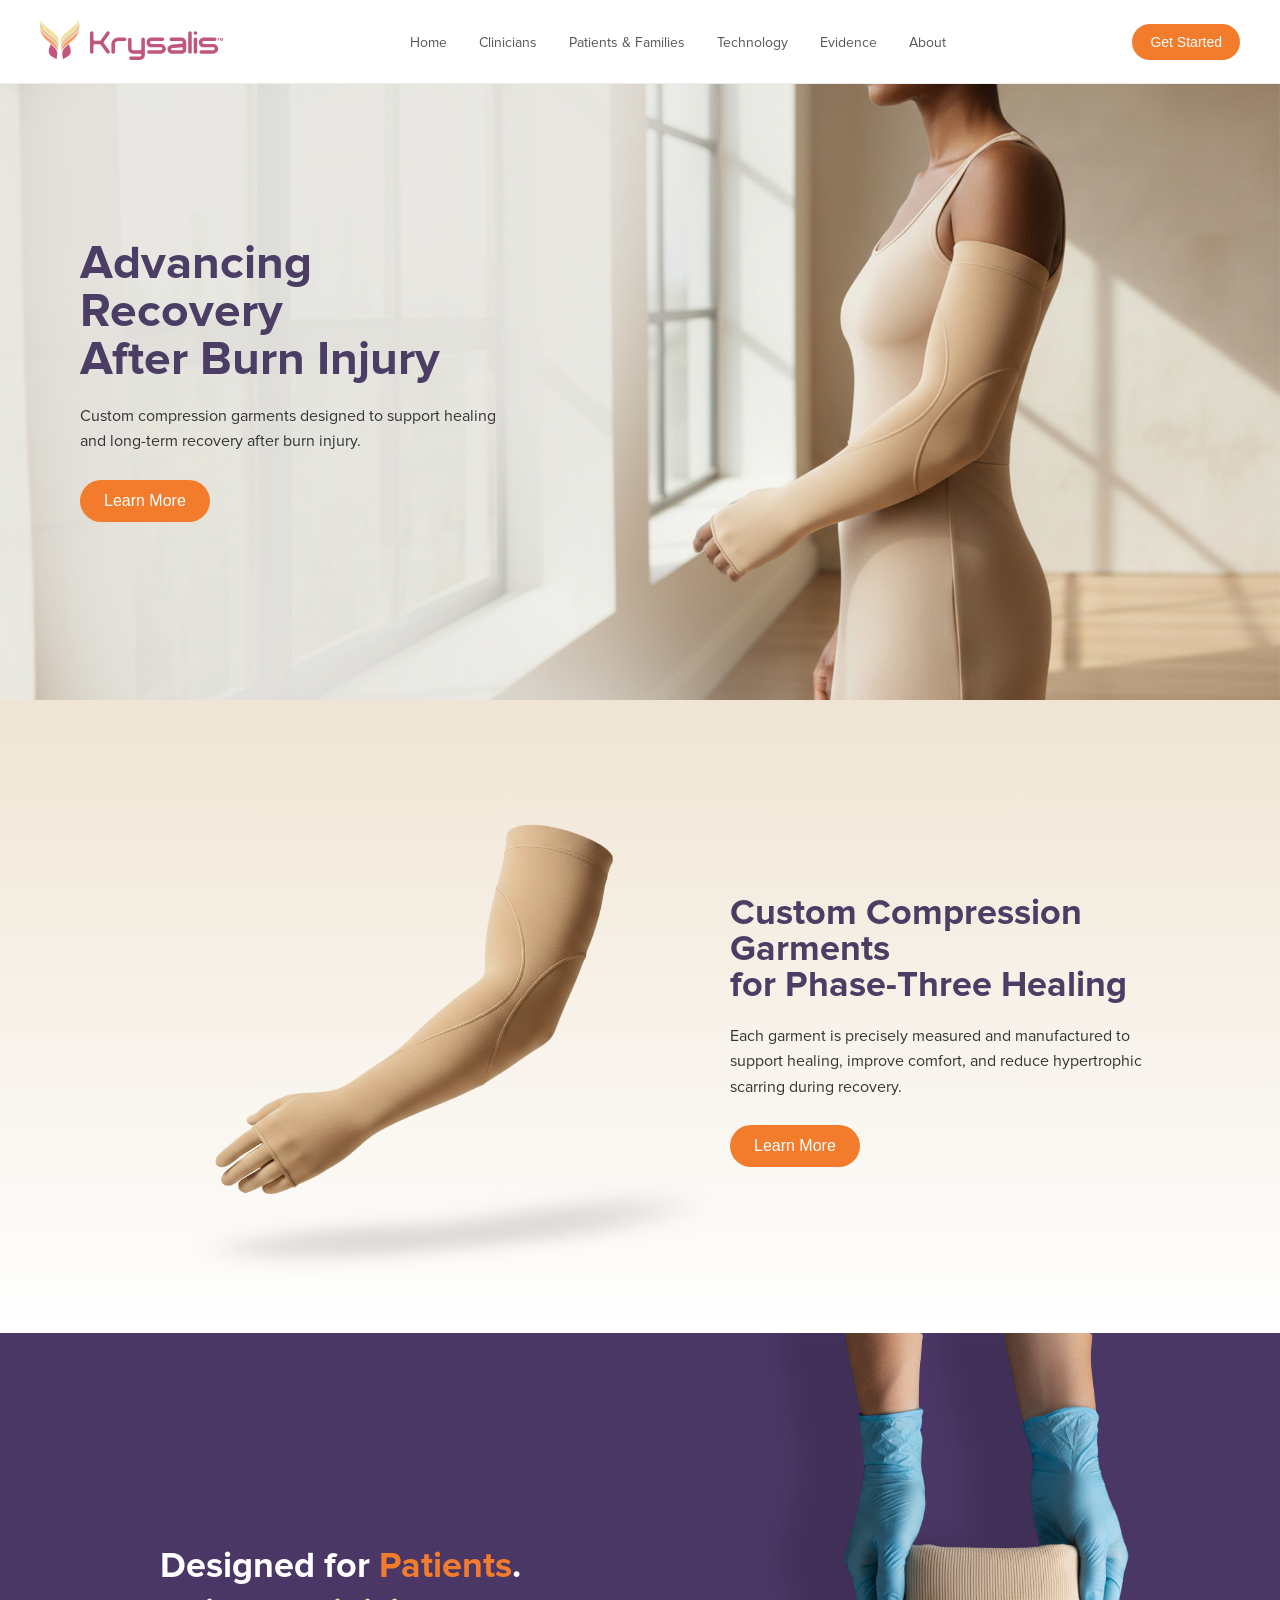
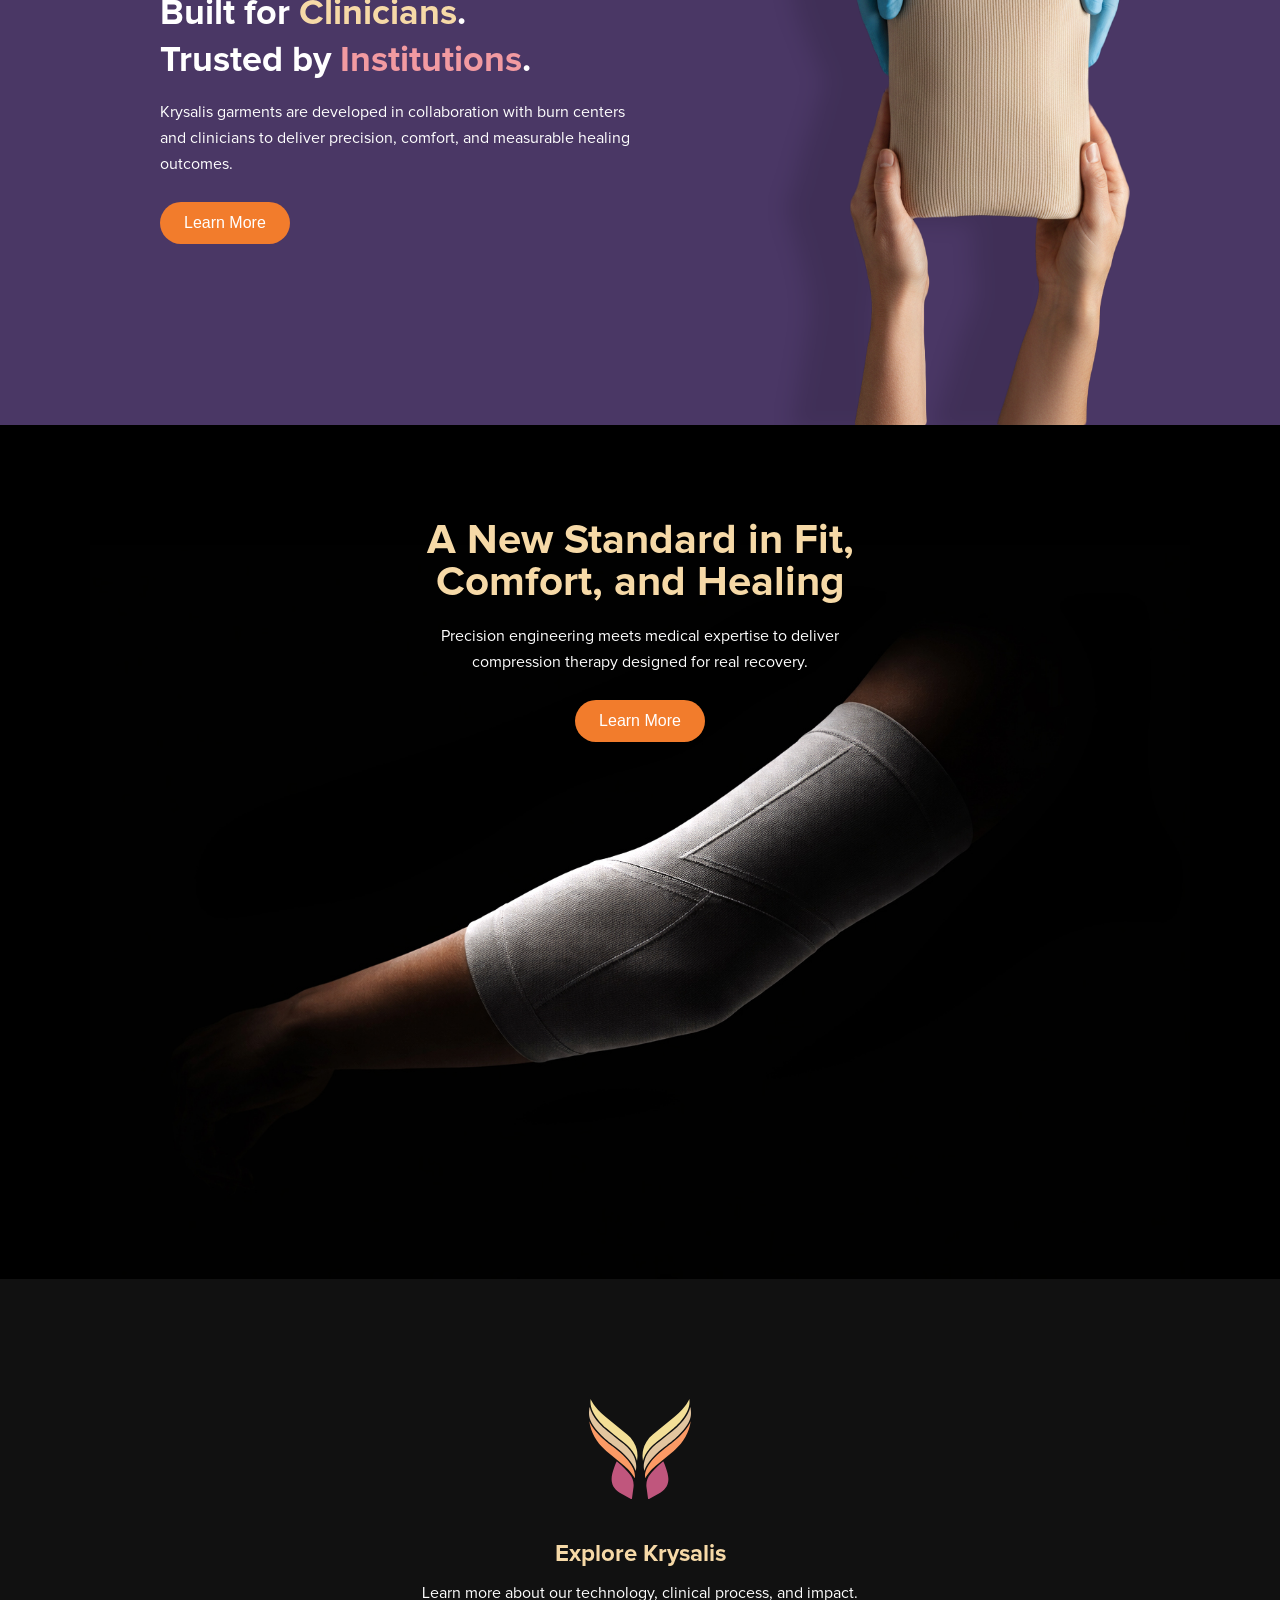
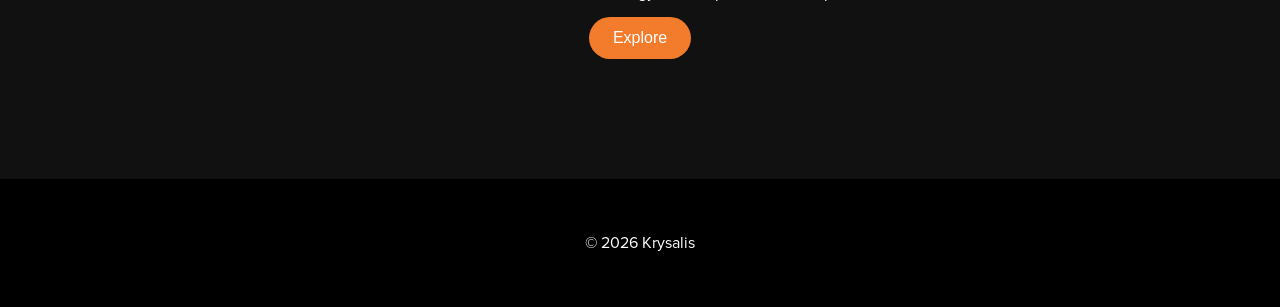
<file: index.html>
<!DOCTYPE html>
<html lang="en">

<head>

<meta charset="UTF-8">
<meta name="viewport" content="width=device-width, initial-scale=1.0">

<title>Krysalis</title>

<link rel="stylesheet" href="style.css">

<link rel="preconnect" href="https://fonts.googleapis.com">
<link href="https://fonts.googleapis.com/css2?family=Inter:wght@300;400;600;700&display=swap" rel="stylesheet">

</head>

<body>


<header class="nav">

<div class="nav-container">

<div class="logo">
<img src="images/logo.svg" alt="Krysalis">
</div>

<nav class="desktop-nav">
<a href="index.html">Home</a>
<a href="clinicians.html">Clinicians</a>
<a href="patientsfamilies.html">Patients & Families</a>
<a href="technology.html">Technology</a>
<a href="evidence.html">Evidence</a>
<a href="about.html">About</a>
</nav>

<button class="cta">Get Started</button>

<button class="hamburger" onclick="toggleMenu()">
<span></span>
<span></span>
<span></span>
</button>

</div>

</header>

<div class="mobile-menu" id="mobileMenu">

<div class="mobile-menu-header">

<img src="images/logo.svg" alt="Krysalis" class="mobile-logo">

<button class="close-menu" onclick="toggleMenu()">✕</button>

</div>

<a href="index.html">Home</a>
<a href="clinicians.html">Clinicians</a>
<a href="patientsfamilies.html">Patients & Families</a>
<a href="technology.html">Technology</a>
<a href="evidence.html">Evidence</a>
<a href="about.html">About</a>

<button class="mobile-cta">GET STARTED</button>

</div>



<section class="hero">

<div class="container hero-container">

<div class="hero-text">

<h1>Advancing Recovery<br>After Burn Injury</h1>

<p>
Custom compression garments designed to support healing and long-term recovery after burn injury.
</p>

<button>Learn More</button>

</div>

</div>

</section>



<section class="compression">

<div class="container compression-container">

<div class="compression-image">
<img src="images/sleeve.png">
</div>

<div class="compression-text">

<h2>Custom Compression Garments<br>for Phase-Three Healing</h2>

<p>
Each garment is precisely measured and manufactured to support healing, improve comfort, and reduce hypertrophic scarring during recovery.
</p>

<button>Learn More</button>

</div>

</div>

</section>



<section class="audience">

<div class="container audience-container">

<div class="audience-text">

<h2>
Designed for <span class="orange">Patients</span>.<br>
Built for <span class="yellow">Clinicians</span>.<br>
Trusted by <span class="pink">Institutions</span>.
</h2>

<p>
Krysalis garments are developed in collaboration with burn centers and clinicians to deliver precision, comfort, and measurable healing outcomes.
</p>

<button>Learn More</button>

</div>

<div class="audience-image">
<img src="images/hands.png">
</div>

</div>

</section>



<section class="product-dark">

<div class="container dark-content">

<h2>A New Standard in Fit,<br>Comfort, and Healing</h2>

<p>
Precision engineering meets medical expertise to deliver compression therapy designed for real recovery.
</p>

<button>Learn More</button>

</div>

<div class="dark-image">
<img src="images/leg-dark.jpg" alt="Compression garment">
</div>

</section>



<section class="explore">

<img src="images/logo-icon.svg">

<h2>Explore Krysalis</h2>

<p>
Learn more about our technology, clinical process, and impact.
</p>

<button>Explore</button>

</section>



<footer class="footer">

<p>© 2026 Krysalis</p>

</footer>

<script>

function toggleMenu(){
document.getElementById("mobileMenu").classList.toggle("active");
}

window.onscroll = function() {
    const nav = document.querySelector('.nav');
    if (window.scrollY > 50) {
        nav.classList.add('scrolled');
    } else {
        nav.classList.remove('scrolled');
    }
};

function toggleMenu(){
    document.getElementById("mobileMenu").classList.toggle("active");
}

</script>



</body>

</html>
</file>
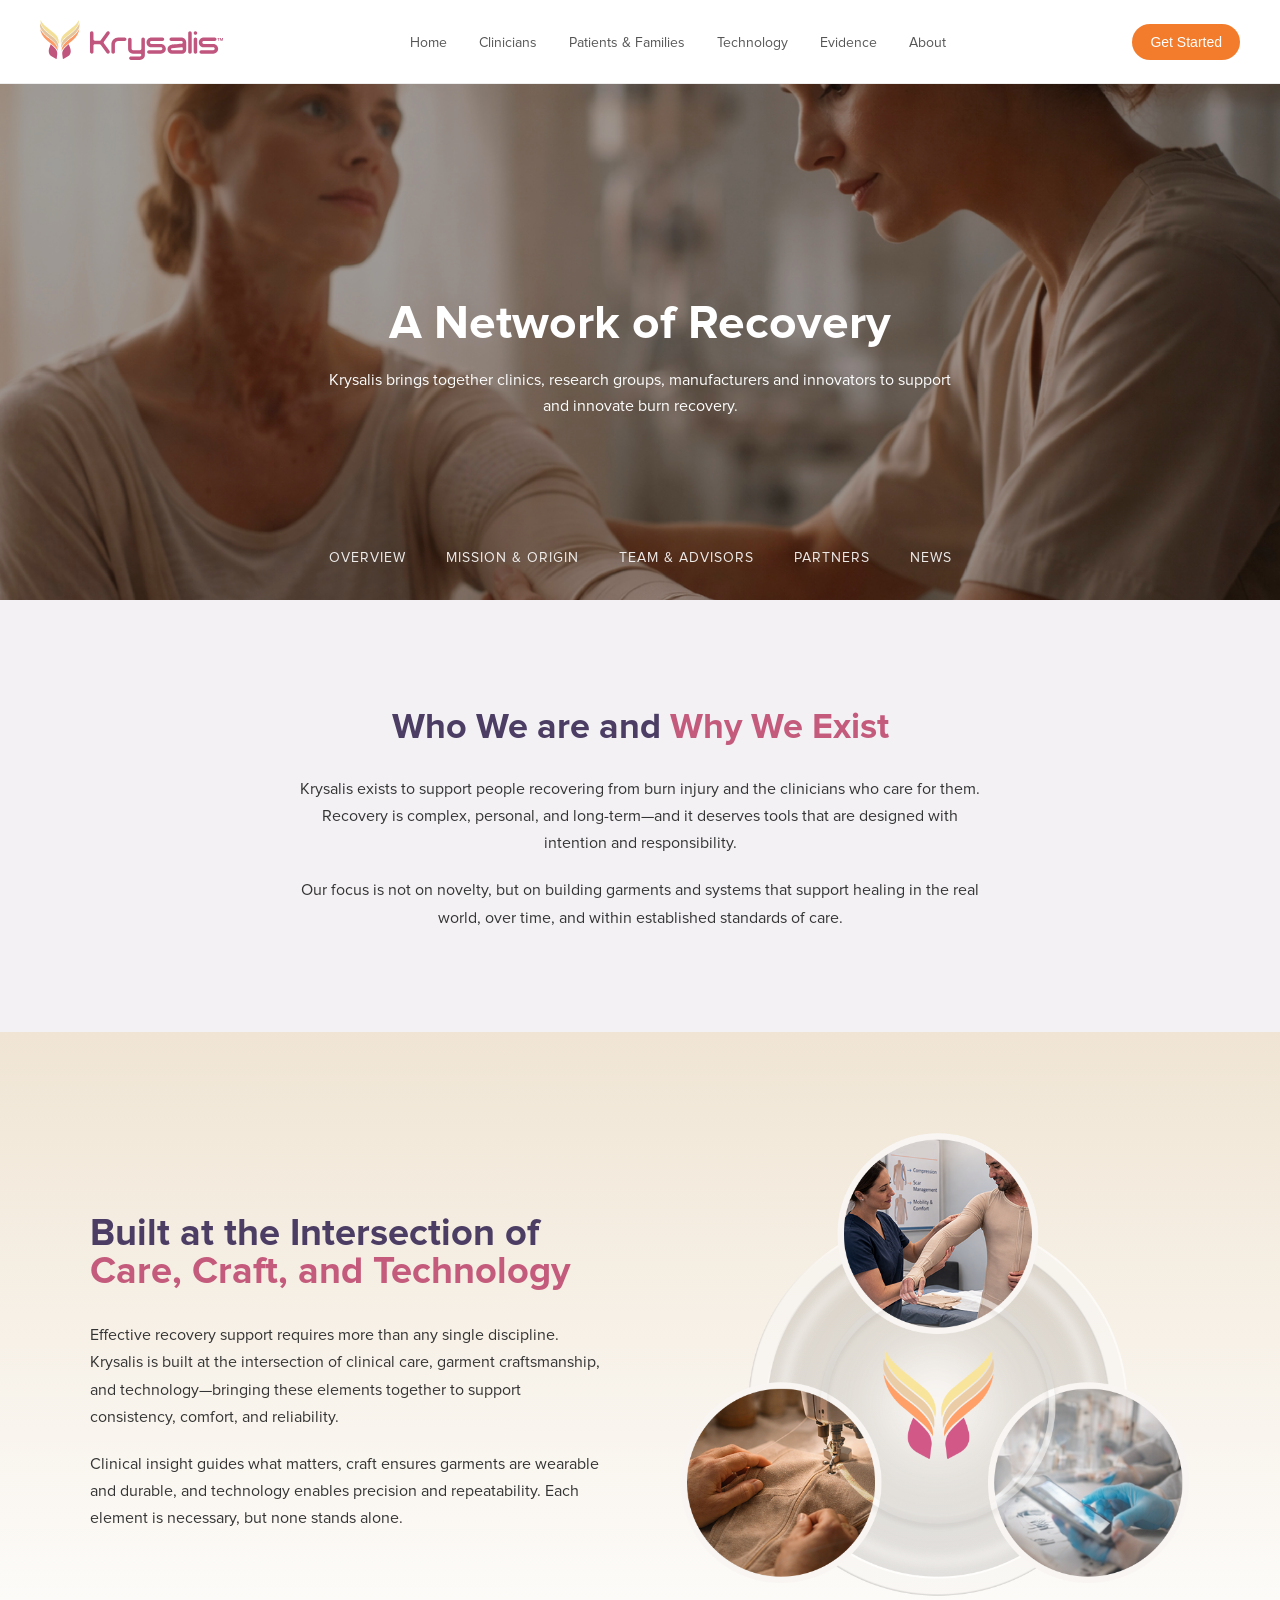
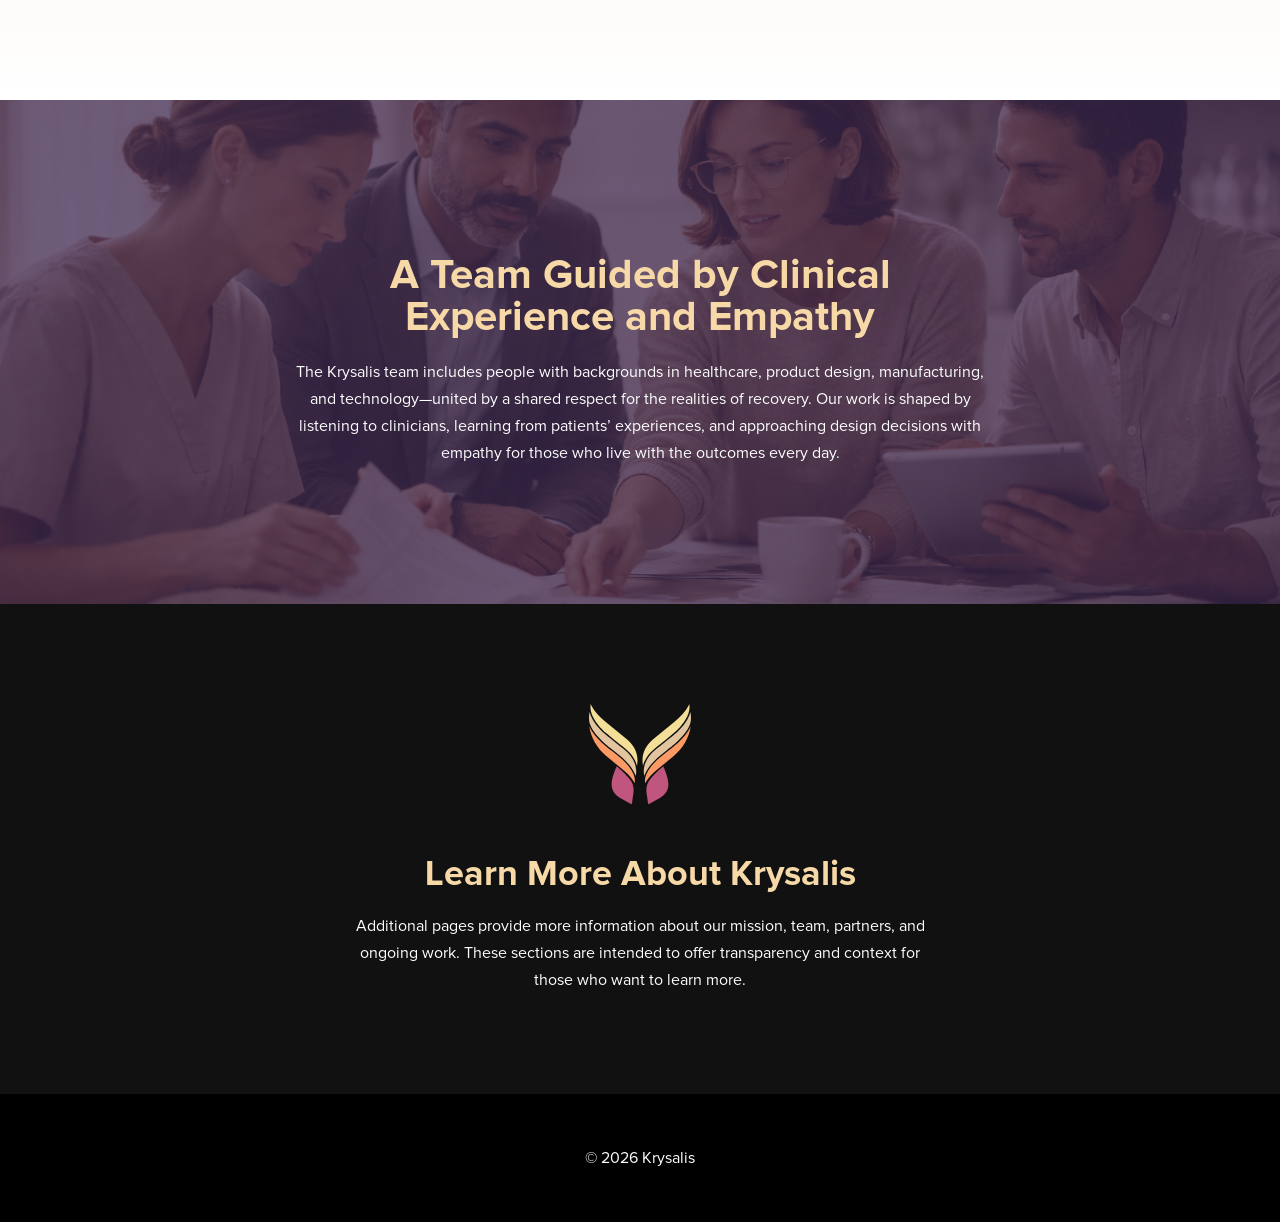
<file: about.html>
<!DOCTYPE html>

<html lang="en">

<head>

<meta charset="UTF-8">
<meta name="viewport" content="width=device-width, initial-scale=1.0">

<title>About | Krysalis</title>

<link rel="stylesheet" href="style.css">

<link rel="preconnect" href="https://fonts.googleapis.com">
<link href="https://fonts.googleapis.com/css2?family=Inter:wght@300;400;600;700&display=swap" rel="stylesheet">

<style>


/* SUB NAV */

.about-subnav{
position:absolute;
bottom:35px;
width:100%;
display:flex;
justify-content:center;
gap:15px 40px;
font-size:14px;
letter-spacing:1px;
flex-wrap:wrap;
}

.about-subnav a{
color:white;
text-decoration:none;
}

/* WHO WE ARE */

.about-intro{
background:#f3f1f4;
padding:80px 20px;
text-align:center;
}

.about-intro h2{
font-size:36px;
color:#4B3D63;
}

.about-intro span{
color:#C45A7C;
}

.about-intro p{
max-width:700px;
margin:20px auto;
line-height:1.7;
}

/* INTERSECTION */

.intersection{
background:linear-gradient(to bottom, #f0e5d4, #ffffff);
padding:100px 20px;
}

.intersection-container{
max-width:1100px;
margin:auto;
display:flex;
align-items:center;
gap:80px;
}

.intersection-text{
flex:1;
}

.intersection-text h2{
font-size:38px;
color:#4B3D63;
}

.intersection-text span{
color:#C45A7C;
}

.intersection-text p{
margin-top:20px;
line-height:1.7;
}

.intersection-graphic{
flex:1;
text-align:center;
}

.intersection-graphic img{
max-width:800px;
width:100%;
}

/* TEAM SECTION */

.team{
background-image:url("images/team-bg.jpg");
background-size:cover;
background-position:center;
color:white;
text-align:center;
padding:120px 20px;
position:relative;
}

.team::before{
content:"";
position:absolute;
top:0;
left:0;
width:100%;
height:100%;
background:rgba(60,40,80,0.75);
}

.team-content{
position:relative;
max-width:700px;
margin:auto;
}

.team h2{
font-size:42px;
color:#F6D9A7;
margin-bottom:20px;
}

.team p{
line-height:1.7;
}

/* LEARN MORE */

.learn{
background:#111;
color:white;
text-align:center;
padding:100px 20px;
}

.learn h2{
color:#F6D9A7;
font-size:36px;
margin-bottom:20px;
}

.learn p{
max-width:600px;
margin:auto;
line-height:1.7;
}

/* MOBILE */

@media (max-width:768px){

.about-hero h1{
font-size:36px;
}

.intersection-container{
flex-direction:column;
text-align:center;
gap:40px;
}

}

</style>

</head>

<body>

<header class="nav">

<div class="nav-container">

<div class="logo">
<img src="images/logo.svg" alt="Krysalis">
</div>

<nav class="desktop-nav">
<a href="index.html">Home</a>
<a href="clinicians.html">Clinicians</a>
<a href="patientsfamilies.html">Patients & Families</a>
<a href="technology.html">Technology</a>
<a href="evidence.html">Evidence</a>
<a href="about.html">About</a>
</nav>

<button class="cta">Get Started</button>

<button class="hamburger" onclick="toggleMenu()">
<span></span>
<span></span>
<span></span>
</button>

</div>

</header>

<div class="mobile-menu" id="mobileMenu">

<div class="mobile-menu-header">

<img src="images/logo.svg" alt="Krysalis" class="mobile-logo">

<button class="close-menu" onclick="toggleMenu()">✕</button>

</div>

<a href="index.html">Home</a>
<a href="clinicians.html">Clinicians</a>
<a href="patientsfamilies.html">Patients & Families</a>
<a href="technology.html">Technology</a>
<a href="evidence.html">Evidence</a>
<a href="about.html">About</a>

<button class="mobile-cta">GET STARTED</button>

</div>

<section class="about-hero">

<div class="about-hero-content">

<h1>A Network of Recovery</h1>

<p>
Krysalis brings together clinics, research groups, manufacturers and innovators to support and innovate burn recovery.
</p>

<div class="about-subnav">
<a href="#">OVERVIEW</a>
<a href="#">MISSION & ORIGIN</a>
<a href="#">TEAM & ADVISORS</a>
<a href="#">PARTNERS</a>
<a href="#">NEWS</a>
</div>

</div>

</section>

<section class="about-intro">

<h2>Who We are and <span>Why We Exist</span></h2>

<p>
Krysalis exists to support people recovering from burn injury and the clinicians who care for them. Recovery is complex, personal, and long-term—and it deserves tools that are designed with intention and responsibility.
</p>

<p>
Our focus is not on novelty, but on building garments and systems that support healing in the real world, over time, and within established standards of care.
</p>

</section>

<section class="intersection">

<div class="intersection-container">

<div class="intersection-text">

<h2>
Built at the Intersection of <br>
<span>Care, Craft, and Technology</span>
</h2>

<p>
Effective recovery support requires more than any single discipline. Krysalis is built at the intersection of clinical care, garment craftsmanship, and technology—bringing these elements together to support consistency, comfort, and reliability.
</p>

<p>
Clinical insight guides what matters, craft ensures garments are wearable and durable, and technology enables precision and repeatability. Each element is necessary, but none stands alone.
</p>

</div>

<div class="intersection-graphic">

<img src="images/intersection-graphic.png">

</div>

</div>

</section>

<section class="team">

<div class="team-content">

<h2>A Team Guided by Clinical Experience and Empathy</h2>

<p>
The Krysalis team includes people with backgrounds in healthcare, product design, manufacturing, and technology—united by a shared respect for the realities of recovery.
Our work is shaped by listening to clinicians, learning from patients’ experiences, and approaching design decisions with empathy for those who live with the outcomes every day.
</p>

</div>

</section>

<section class="learn">
<img src="images/logo-icon.svg" alt="Krysalis icon">

<h2>Learn More About Krysalis</h2>

<p>
Additional pages provide more information about our mission, team, partners, and ongoing work. These sections are intended to offer transparency and context for those who want to learn more.
</p>

</section>

<footer class="footer">
<p>© 2026 Krysalis</p>
</footer>

<script>

function toggleMenu(){
document.getElementById("mobileMenu").classList.toggle("active");
}

window.onscroll = function() {
const nav = document.querySelector('.nav');

if (window.scrollY > 50){
nav.classList.add('scrolled');
}else{
nav.classList.remove('scrolled');
}

};

</script>

</body>
</html>
</file>
<file: style.css>
@font-face {
font-family: "Proxima Nova";
src: url("fonts/ProximaNova-Light_0.otf") format("opentype");
font-weight: 300;
font-style: normal;
font-display: swap;
}

@font-face {
font-family: "Proxima Nova";
src: url("fonts/ProximaNova-Regular_0.otf") format("opentype");
font-weight: 400;
font-style: normal;
font-display: swap;
}

@font-face {
font-family: "Proxima Nova";
src: url("fonts/ProximaNova-Medium.otf") format("opentype");
font-weight: 500;
font-style: normal;
font-display: swap;
}

@font-face {
font-family: "Proxima Nova";
src: url("fonts/ProximaNova-Semibold_0.otf") format("opentype");
font-weight: 600;
font-style: normal;
font-display: swap;
}

@font-face {
font-family: "Proxima Nova";
src: url("fonts/ProximaNova-Bold_0.otf") format("opentype");
font-weight: 700;
font-style: normal;
font-display: swap;
}

@font-face {
font-family: "Proxima Nova";
src: url("fonts/ProximaNova-Black.otf") format("opentype");
font-weight: 900;
font-style: normal;
font-display: swap;
}

body{
font-family:'Proxima Nova', sans-serif;
margin:0;
color:#333;
}

.container{
max-width:1200px;
margin:0 auto;
padding:0 80px;
}

/* NAVIGATION */

.nav{
background:white;
padding:20px 20px;
border-bottom:1px solid #eee;
position:fixed;
top:0;
left: 0;
width: 100%;
z-index: 1000;
box-sizing: border-box;
transition: background 0.3s, backdrop-filter 0.3s;
}

.nav.scrolled {
    background: rgba(255,255,255,0.8);
    backdrop-filter: blur(10px);
    -webkit-backdrop-filter: blur(10px);
}

.nav-container{
display:flex;
align-items:center;
justify-content:space-between;
max-width:1200px;
margin:auto;
}

.logo img{
height:40px;
}

nav a{
margin:0 14px;
text-decoration:none;
color:#555;
font-size:14px;
}

.cta{
background:#F27C2C;
color:white;
border:none;
padding:10px 18px;
border-radius:20px;
font-size:14px;
cursor:pointer;
}

.hamburger{
display:none;
flex-direction:column;
gap:5px;
background:none;
border:none;
cursor:pointer;
}

.hamburger span{
width:26px;
height:3px;
background:#4B3D63;
display:block;
}

.mobile-menu{
position:fixed;
top:0;
left:0;
width:100%;
height:100%;
background:#5C4A73;
display:flex;
flex-direction:column;
align-items:center;
justify-content:flex-start;
gap:15px;
padding-top: 120px;
transform:translateX(100%);
transition:0.3s;
z-index:999;
}

.mobile-menu.active{
transform:translateX(0);
}

.mobile-menu-header{
position:absolute;
top:0px;
left:0;
width:100%;
display:flex;
justify-content:space-between;
align-items:center;
padding:20px 24px;
box-sizing: border-box;
}

.mobile-logo{
height:50px;    
}

.mobile-menu a{
color:white;
font-size:28px;
text-decoration:none;
padding:18px 0;
border-bottom:1px solid rgba(255,255,255,0.2);
width:70%;
text-align:center;
}

.close-menu{
font-size:35px;
background:none;
border:none;
color:white;
cursor:pointer;
}

.mobile-cta{
background:#F37321;
color:white;
border:none;
padding:18px 40px;
border-radius:40px;
font-size:18px;
margin-top:60px;
}

/* HERO */

.hero{
height:500px;
background-image:url("images/hero.jpg");
background-size:cover;
background-position:right center;
padding-top:120px;
margin-top: 80px;
display:block;
}

.hero-container{
display:flex;
}

.hero-text{
max-width:420px;
text-align:left;
}

.hero h1{
font-size:48px;
margin-bottom:20px;
color:#4B3D63;
}

.hero p{
margin-bottom:25px;
line-height:1.6;
color:#333;
}



/* COMPRESSION SECTION */

.compression{
background:linear-gradient(to bottom, #f0e5d4, #ffffff);
padding:0px 20px;
}

.compression-container{
display:flex;
align-items:center;
justify-content:space-between;
max-width:1200px;
margin:0 auto;
}

.compression-image img{
max-width:700px;
width:100%;
}

.compression-text{
max-width:450px;
}

.compression h2{
font-size:36px;
margin-bottom:20px;
color:#4B3D63
}

.compression p{
margin-bottom:25px;
line-height:1.6;
}



/* AUDIENCE SECTION */

.audience{
background:#4A3765;
color:white;
}

.audience-container{
display:flex;
max-width:1200px;
margin:0 auto;
align-items:center;
}

/* TEXT SIDE */

.audience-text{
flex:1;
padding:10px 80px;
max-width:500px;
}

.audience-text h2{
font-size:36px;
line-height:1.3;
margin-bottom:10px;
}

.audience-text p{
line-height:1.6;
margin-bottom:25px;
}

/* IMAGE SIDE */

.audience-image{
flex:1;
}

.audience-image img{
width:100%;
height:100%;
object-fit:cover;
display:block;
}

.orange{color:#F27C2C;}
.yellow{color:#F6D9A7;}
.pink{color:#F29AA1;}



/* DARK PRODUCT SECTION */


.product-dark{
background:#000;
color:white;
position:relative;
text-align:center;
padding-top:80px;
}

.product-dark h2{
color:#F6D9A7;
}

.dark-image img{
width:100%;
max-width:1100px;
display:block;
margin:40px auto 0 auto;
}

.dark-content{
position:absolute;
top:60px;
left:50%;
transform:translateX(-50%);
max-width:700px;
text-align:center;
}

.product-dark h2{
font-size:42px;
margin-bottom:20px;
}

.product-dark p{
line-height:1.6;
margin-bottom:25px;
}





/* EXPLORE SECTION */

.explore{
background:#111;
color:white;
text-align:center;
padding:120px 20px;
}

.explore h2{
color:#F6D9A7;
}

.explore img{
height:100px;
margin-bottom:20px;
}



/* FOOTER */

.footer{
text-align:center;
padding:40px;
background:#000;
color:white;
}



/* BUTTON */

button{
background:#F27C2C;
color:white;
border:none;
padding:12px 24px;
border-radius:25px;
font-size:16px;
cursor:pointer;
}

/* --------------ABOUT----------- */

.about-hero{
height:520px;
background-image:url("images/about-hero.jpg");
background-size:cover;
background-position:center;
display:flex;
align-items:center;
justify-content:center;
text-align:center;
margin-top:80px;
color:white;
position:relative;
}


.about-hero h1{
font-size:48px;
margin-bottom:20px;
}

.about-hero p{
max-width:650px;
margin:auto;
line-height:1.6;
}

/* FIXED HERO SUB NAV */

.about-subnav{
position:absolute;
bottom:35px;
left:50%;
transform:translateX(-50%);
display:flex;
gap:40px;
font-size:14px;
letter-spacing:1px;
justify-content:center;
flex-wrap:wrap;
max-width:900px;
text-align:center;
}

.about-subnav a{
color:white;
text-decoration:none;
opacity:0.9;
}

.about-subnav a:hover{
opacity:1;
}

.learn img{
height:100px;
margin-bottom:20px;
}

/* MOBILE STYLES */

@media (max-width: 768px){


/* Hide the nav bar when the mobile menu is active */
body:has(.mobile-menu.active) .nav {
    opacity: 0;
    pointer-events: none;
    transition: opacity 0.3s ease;
}

h1{
font-size:32px;
}

.about-hero h1{
font-size:44px !important;
margin-bottom:16px;
}

h2{
font-size:28px;
}

p{
font-size:16px;
}


.desktop-nav{
display:none;
}

.cta{
display:none;
}

.hamburger{
display:flex;
}

    
.container{
padding:0 24px;
}

nav{
display:none;
}

.cta{
display:none;
}

/*ABOUT */


.about-hero-content{
max-width:600px;
margin-left:auto;
margin-right:auto;
padding:0 24px;
}



.about-hero p{
max-width:650px;
margin:auto;
line-height:1.6;
font-size:18px;
}

/* HERO NAV */



.about-subnav{
bottom:12px;
max-width:400px;
display:flex;
justify-content:center;
flex-wrap:wrap;
gap:4px 16px;
font-size:13px;
letter-spacing:1px;
}

.about-subnav a{
color:white;
text-decoration:none;
opacity:0.9;
}

.about-subnav a:hover{
opacity:1;
}

/*HOME*/

.hero{
height:520px;
background-position:center;
display:flex;
align-items:flex-end;
}

.hero{
background-image:url("images/hero-mobile.jpg");
}

.hero-text{
text-align:center;
max-width:100%;
padding:40px 20px 40px 20px;
}

.hero h1{
font-size:40px;
line-height:1.2;
}

.compression-container{
flex-direction:column-reverse;
text-align:center;
gap:30px;
}

.compression{
padding-top:40px;
}

.compression-image{
margin-top:-70px;
}

.compression-image img{
max-width:1000px;
margin:0 auto;
}

.audience-container{
flex-direction:column;
padding:0;
}

.audience-text{
padding:40px 20px;
text-align:center;
max-width:100%;
}

.audience-image img{
content:url("images/hands-mobile.png");
}

.audience-image{
width:100vw;
margin-left:calc(-50vw + 50%);
}

.audience-image img{
width:100%;
height:auto;
display:block;
}

.product-dark{
display:flex;
flex-direction:column;
align-items:center;
text-align:center;
padding-top:60px;
}

.dark-content{
position:static;
transform:none;
max-width:100%;
margin-bottom:20px;
}

.dark-image{
margin-top:0px;
}

.dark-image img{
max-width:700px;
width:100%;
display:block;
margin:0 auto;
}

.explore{
padding:80px 20px;
}

.explore img{
height:100px;
}

img{
max-width:100%;
height:auto;
}

}
</file>
